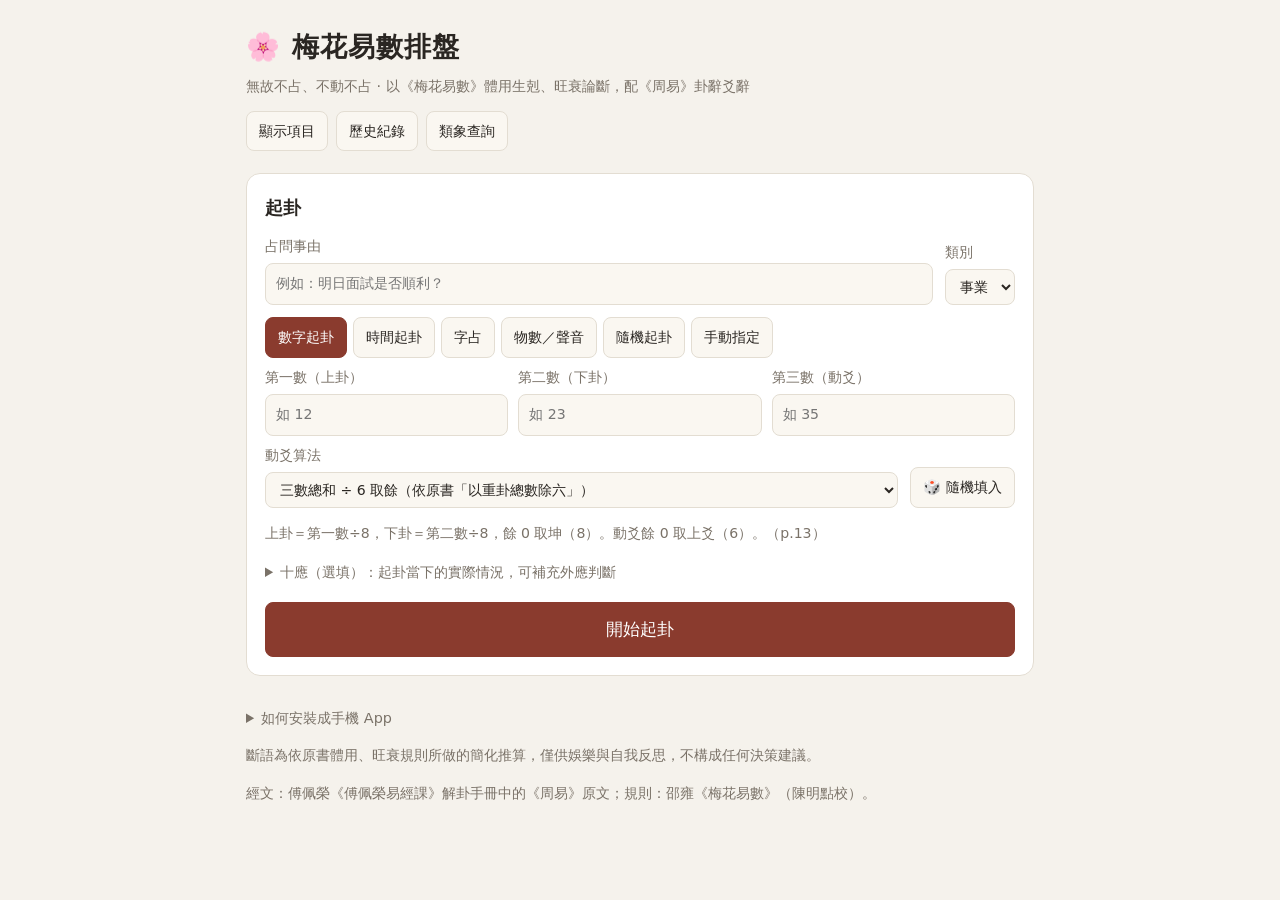
<file: meihua/index.html>
<!DOCTYPE html>
<html lang="zh-TW">
<head>
  <meta charset="UTF-8">
  <meta name="viewport" content="width=device-width, initial-scale=1.0, viewport-fit=cover">
  <meta name="theme-color" content="#8a3b2e">
  <meta name="description" content="梅花易數線上排盤：數字、時間、物數起卦，體用生剋、月令旺衰、十應，配《周易》卦辭爻辭與彖象。">
  <link rel="manifest" href="manifest.webmanifest">
  <link rel="icon" href="icons/favicon.svg" type="image/svg+xml">
  <link rel="apple-touch-icon" href="icons/apple-touch-icon.png">
  <meta name="apple-mobile-web-app-capable" content="yes">
  <meta name="mobile-web-app-capable" content="yes">
  <meta name="apple-mobile-web-app-title" content="梅花易數">
  <meta name="apple-mobile-web-app-status-bar-style" content="black-translucent">
  <title>梅花易數排盤</title>
  <link rel="stylesheet" href="css/style.css">
</head>
<body>
  <header class="top">
    <div class="wrap">
      <h1>🌸 梅花易數排盤</h1>
      <p class="sub">無故不占、不動不占 · 以《梅花易數》體用生剋、旺衰論斷，配《周易》卦辭爻辭</p>
      <nav class="topnav">
        <button type="button" id="btn-prefs">顯示項目</button>
        <button type="button" id="btn-history">歷史紀錄</button>
        <button type="button" id="btn-xiang">類象查詢</button>
        <button type="button" id="btn-account" hidden>帳號</button>
        <button type="button" id="btn-install" hidden>📲 安裝到手機</button>
      </nav>
    </div>
  </header>

  <main class="wrap">
    <!-- 顯示項目 -->
    <section class="card" id="panel-prefs" hidden>
      <h2>顯示項目</h2>
      <p class="muted">勾選要在結果中顯示的內容，選擇會記在這個瀏覽器。</p>
      <div class="checks" id="prefs-checks"></div>
      <div class="row">
        <label>月令算法
          <select id="pref-monthMode">
            <option value="solar">依節氣（立春換寅月，預設）</option>
            <option value="lunar">依農曆月份（正月建寅）</option>
          </select>
        </label>
        <label class="inline"><input type="checkbox" id="pref-autosave"> 起卦後自動存入歷史紀錄</label>
      </div>
    </section>

    <!-- 起卦 -->
    <section class="card">
      <h2>起卦</h2>
      <div class="row">
        <label class="grow">占問事由
          <input id="question" type="text" maxlength="100" placeholder="例如：明日面試是否順利？">
        </label>
        <label>類別
          <select id="category">
            <option>事業</option><option>財運</option><option>感情</option><option>健康</option>
            <option>出行</option><option>學業</option><option>其他</option>
          </select>
        </label>
      </div>

      <div class="tabs" role="tablist" id="method-tabs"></div>
      <div id="method-form"></div>
      <details id="ying-box">
        <summary>十應（選填）：起卦當下的實際情況，可補充外應判斷</summary>
        <div class="grid2" id="ying-fields"></div>
        <p class="muted">依《梅花易數》十應（p.176-181）：以體卦為主，看外在事物屬何卦，再論生剋比和。日應會自動由日期算出，不必填。</p>
      </details>
      <p id="form-error" class="error" role="alert" hidden></p>
      <button type="button" id="btn-cast" class="primary">開始起卦</button>
    </section>

    <!-- 結果 -->
    <div id="result" aria-live="polite"></div>

    <!-- 類象查詢 -->
    <section class="card" id="panel-xiang" hidden>
      <h2>卦應類象查詢</h2>
      <p class="muted">《梅花易數》卷三〈卦應〉（p.183-198）。起卦當下見到的事物，可以在這裡查它屬於哪一卦，用作「外應」。</p>
      <label>搜尋（例如：魚、老人、酒、東北、紅）<input id="xiang-q" type="search" autocomplete="off" placeholder="輸入關鍵字，留空則看各卦全文"></label>
      <div class="tabs" id="xiang-tabs" role="tablist"></div>
      <div id="xiang-body"></div>
    </section>

    <!-- 歷史 -->
    <section class="card" id="panel-history" hidden>
      <h2>歷史紀錄</h2>
      <div class="row">
        <button type="button" id="hist-export">匯出 JSON</button>
        <button type="button" id="hist-clear" class="danger">清空本機紀錄</button>
        <button type="button" id="hist-upload" hidden>上傳本機紀錄到雲端</button>
        <span class="muted" id="hist-source"></span>
      </div>
      <ul class="history" id="history-list"></ul>
    </section>

    <!-- 帳號（Supabase，可選） -->
    <section class="card" id="panel-account" hidden>
      <h2>帳號與雲端同步</h2>
      <div id="account-body"></div>
    </section>
  </main>

  <footer class="wrap muted foot">
    <details>
      <summary>如何安裝成手機 App</summary>
      <p><strong>iPhone（Safari）</strong>：點下方「分享」按鈕 → 「加入主畫面」。<br>
         <strong>Android（Chrome）</strong>：點右上角選單 → 「安裝應用程式」或「加到主畫面」，或直接按上方「安裝到手機」。<br>
         安裝後會全螢幕開啟，沒有網路也能排盤；歷史紀錄存在手機本機（登入雲端則可同步）。</p>
    </details>
    <p>斷語為依原書體用、旺衰規則所做的簡化推算，僅供娛樂與自我反思，不構成任何決策建議。</p>
    <p>經文：傅佩榮《傅佩榮易經課》解卦手冊中的《周易》原文；規則：邵雍《梅花易數》（陳明點校）。</p>
  </footer>

  <script src="js/config.js"></script>
  <script src="js/data-zhouyi.js"></script>
  <script src="js/data-meihua.js"></script>
  <script src="js/data-guaying.js"></script>
  <script src="js/core.js"></script>
  <script src="js/app.js"></script>
</body>
</html>
</file>
<file: meihua/css/style.css>
:root {
  --bg: #f5f2ec; --card: #ffffff; --ink: #2a2622; --muted: #7a7268; --line: #e3ddd2;
  --accent: #8a3b2e; --accent-ink: #ffffff; --moving: #c62828;
  --good: #2e7d4f; --warn: #b26a00; --bad: #b3261e; --soft: #faf7f1;
}
@media (prefers-color-scheme: dark) {
  :root:not([data-theme="light"]) {
    --bg: #1b1916; --card: #26231f; --ink: #ece6dc; --muted: #9d958a; --line: #3a352e;
    --accent: #d98a6a; --accent-ink: #1b1916; --moving: #ff6b6b;
    --good: #6fcf97; --warn: #f2b84b; --bad: #ff8a80; --soft: #2d2a25;
  }
}
* { box-sizing: border-box; }
html { -webkit-text-size-adjust: 100%; }
button, summary, select, input { -webkit-tap-highlight-color: transparent; touch-action: manipulation; }
body {
  margin: 0; background: var(--bg); color: var(--ink);
  font: 16px/1.7 "Noto Serif TC", "PingFang TC", "Microsoft JhengHei", system-ui, sans-serif;
}
.wrap { max-width: 820px; margin: 0 auto; padding: 0 max(16px, env(safe-area-inset-right)) 0 max(16px, env(safe-area-inset-left)); }
.top { padding: calc(24px + env(safe-area-inset-top)) 0 8px; }
h1 { margin: 0; font-size: 1.7rem; letter-spacing: .04em; }
h2 { margin: 0 0 12px; font-size: 1.15rem; }
h3 { margin: 16px 0 6px; font-size: 1rem; }
.sub { margin: 4px 0 12px; color: var(--muted); font-size: .9rem; }
.topnav { display: flex; gap: 8px; flex-wrap: wrap; }
.muted { color: var(--muted); font-size: .88rem; }
.foot { padding-top: 8px; padding-bottom: calc(40px + env(safe-area-inset-bottom)); }
.card { background: var(--card); border: 1px solid var(--line); border-radius: 14px; padding: 18px; margin: 14px 0; }
.row { display: flex; gap: 12px; flex-wrap: wrap; align-items: flex-end; margin: 8px 0; }
.grow { flex: 1 1 240px; }
label { display: flex; flex-direction: column; gap: 4px; font-size: .88rem; color: var(--muted); }
label.inline { flex-direction: row; align-items: center; gap: 8px; }
input[type=text], input[type=number], input[type=email], input[type=datetime-local], select {
  font: inherit; color: var(--ink); background: var(--soft); border: 1px solid var(--line);
  border-radius: 8px; padding: 8px 10px; min-width: 0; width: 100%;
}
input:focus, select:focus, button:focus-visible { outline: 2px solid var(--accent); outline-offset: 1px; }
button {
  font: inherit; font-size: .9rem; color: var(--ink); background: var(--soft); border: 1px solid var(--line);
  border-radius: 8px; padding: 7px 12px; cursor: pointer;
}
button:hover { border-color: var(--accent); }
button[aria-pressed="true"], button.active { background: var(--accent); color: var(--accent-ink); border-color: var(--accent); }
button.primary { width: 100%; margin-top: 10px; padding: 12px; font-size: 1.05rem; background: var(--accent); color: var(--accent-ink); border-color: var(--accent); }
button.danger { color: var(--bad); }
button:disabled { opacity: .5; cursor: default; }
.tabs { display: flex; gap: 6px; flex-wrap: wrap; margin: 12px 0 8px; }
.error { color: var(--bad); margin: 8px 0 0; }
.checks { display: grid; grid-template-columns: repeat(auto-fill, minmax(190px, 1fr)); gap: 6px 14px; margin: 10px 0; }
.checks label { flex-direction: row; align-items: center; gap: 8px; color: var(--ink); }
.grid2 { display: grid; grid-template-columns: repeat(auto-fit, minmax(220px, 1fr)); gap: 10px; margin: 10px 0; }
.grid3 { display: grid; grid-template-columns: repeat(3, 1fr); gap: 10px; }
@media (max-width: 520px) { .grid3 { gap: 6px; } .card { padding: 14px; } }

/* 卦象 */
.hexcard { background: var(--soft); border: 1px solid var(--line); border-radius: 12px; padding: 12px 10px; text-align: center; }
.hexcard .lab { font-size: .78rem; color: var(--muted); }
.hexcard .nm { margin-top: 6px; font-weight: 700; }
.hexcard .no { font-size: .78rem; color: var(--muted); }
.gua { display: flex; flex-direction: column; gap: 7px; margin: 10px auto 4px; max-width: 120px; padding: 0 16px; }
.yao { display: flex; gap: 14%; height: 10px; position: relative; }
.yao .bar { flex: 1; background: var(--ink); border-radius: 2px; }
.yao.moving .bar { background: var(--moving); }
.yao .mark { position: absolute; right: -16px; top: -6px; font-style: normal; font-size: .7rem; color: var(--moving); font-weight: 700; }
.gua.sm { max-width: 90px; }

.headline { display: flex; flex-wrap: wrap; gap: 8px 14px; align-items: baseline; }
.headline .big { font-size: 1.4rem; font-weight: 700; }
.badge { display: inline-block; padding: 2px 10px; border-radius: 999px; font-size: .85rem; font-weight: 700; border: 1px solid currentColor; }
.good { color: var(--good); } .warn { color: var(--warn); } .bad { color: var(--bad); }
.steps { margin: 0; padding-left: 1.2rem; }
.steps li { margin: 2px 0; }

blockquote { margin: 6px 0; padding: 8px 12px; border-left: 3px solid var(--accent); background: var(--soft); border-radius: 0 8px 8px 0; }
blockquote small { color: var(--muted); display: block; }
.suppl { font-size: .75rem; color: var(--muted); }

table { border-collapse: collapse; width: 100%; font-size: .92rem; }
th, td { border-bottom: 1px solid var(--line); padding: 6px 8px; text-align: left; vertical-align: top; }
th { color: var(--muted); font-weight: 600; font-size: .82rem; }
td.num, th.num { text-align: right; font-variant-numeric: tabular-nums; }
.hl { background: var(--soft); font-weight: 700; }

.xiang-grid { display: grid; grid-template-columns: repeat(auto-fit, minmax(240px, 1fr)); gap: 10px; }
.xiang-grid > div { background: var(--soft); border: 1px solid var(--line); border-radius: 10px; padding: 10px 12px; font-size: .92rem; }

.history { list-style: none; margin: 10px 0 0; padding: 0; }
.history li { display: flex; gap: 10px; align-items: center; justify-content: space-between; border-bottom: 1px solid var(--line); padding: 8px 0; flex-wrap: wrap; }
.history .meta { font-size: .82rem; color: var(--muted); }
details { margin: 8px 0; }
summary { cursor: pointer; color: var(--muted); font-size: .9rem; }

/* 手機：加大點擊區（至少約 44px） */
@media (pointer: coarse) {
  button, select, input[type=text], input[type=number], input[type=email], input[type=datetime-local] { min-height: 44px; }
  .tabs button { flex: 1 1 auto; }
  summary { padding: 8px 0; }
}
@media (display-mode: standalone) { body { overscroll-behavior-y: none; } }

textarea { font: inherit; color: var(--ink); background: var(--soft); border: 1px solid var(--line); border-radius: 8px; padding: 8px 10px; width: 100%; resize: vertical; }
.tone-row { display: flex; align-items: center; gap: 10px; flex-wrap: wrap; padding: 6px 0; border-bottom: 1px solid var(--line); }
.tone-char { font-size: 1.4rem; font-weight: 700; min-width: 2rem; }
label.tone { color: var(--ink); }

.xdl { margin: 6px 0 12px; display: grid; grid-template-columns: max-content 1fr; gap: 4px 12px; font-size: .92rem; }
.xdl dt { color: var(--muted); font-weight: 600; }
.xdl dd { margin: 0; }
mark { background: color-mix(in srgb, var(--accent) 25%, transparent); color: inherit; border-radius: 3px; padding: 0 2px; }
input[type=search] { font: inherit; color: var(--ink); background: var(--soft); border: 1px solid var(--line); border-radius: 8px; padding: 8px 10px; width: 100%; }
</file>
